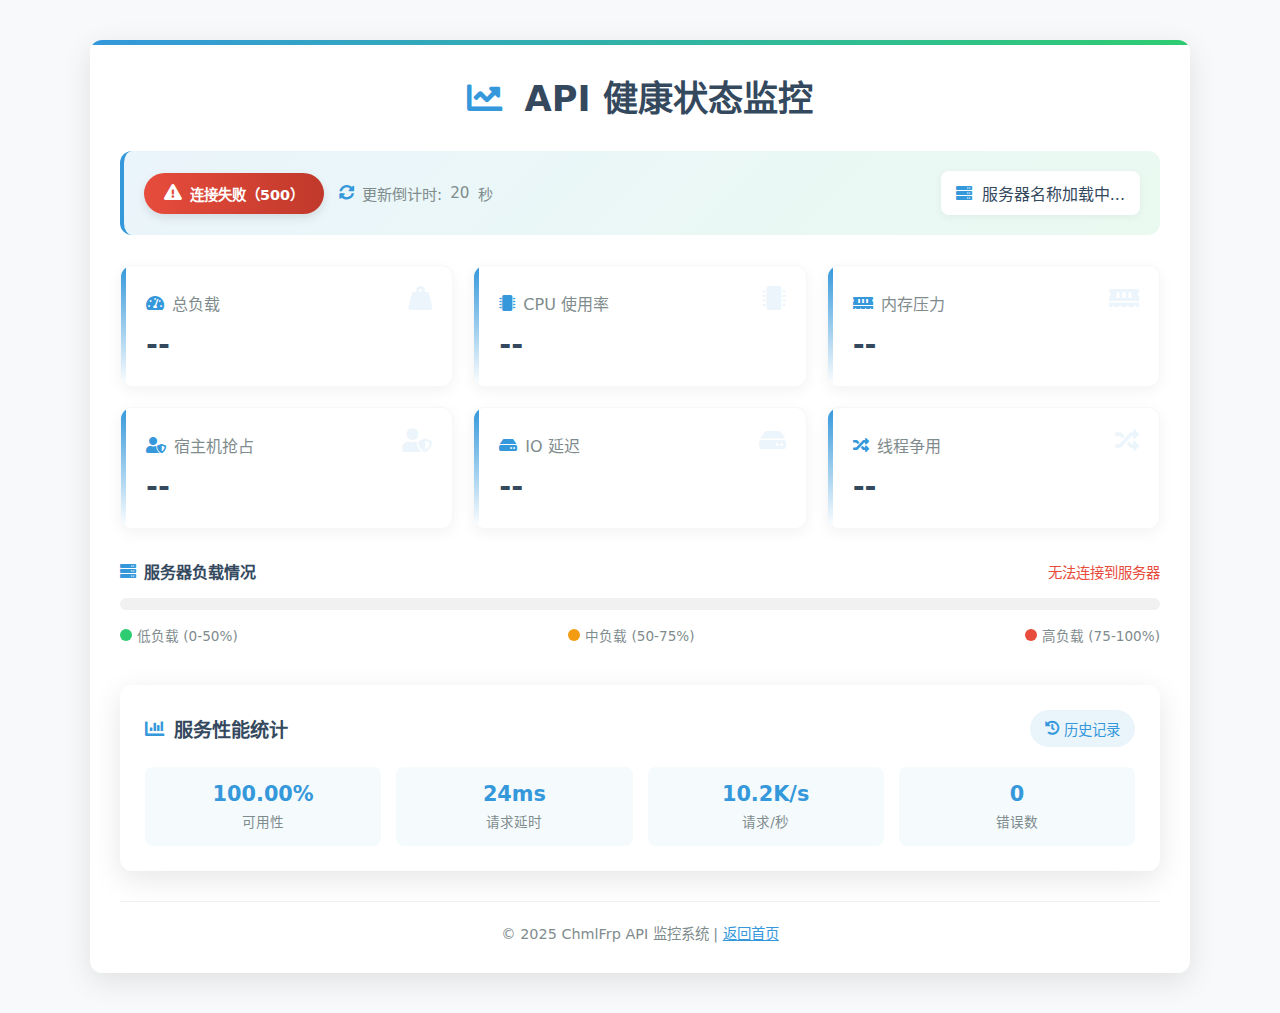
<file: api.html>
<!DOCTYPE html>
<html lang="zh-CN">
<head>
    <meta charset="UTF-8">
    <meta name="viewport" content="width=device-width, initial-scale=1.0">
    <title>API 状态监控看板</title>
    <link rel="stylesheet" href="https://cdnjs.cloudflare.com/ajax/libs/font-awesome/5.15.4/css/all.min.css">
    <style>
        :root {
            --primary-color: #3498db;
            --secondary-color: #2ecc71;
            --warning-color: #f39c12;
            --danger-color: #e74c3c;
            --text-color: #34495e;
            --text-secondary: #7f8c8d;
            --background-color: #f8f9fa;
            --card-color: #ffffff;
            --border-radius: 12px;
            --shadow: 0 8px 30px rgba(0,0,0,0.1);
            --transition: all 0.3s ease;
        }

        * {
            margin: 0;
            padding: 0;
            box-sizing: border-box;
        }

        body {
            font-family: 'Noto Sans SC', system-ui, -apple-system, sans-serif;
            margin: 0;
            padding: 0;
            background: var(--background-color);
            color: var(--text-color);
            min-height: 100vh;
            display: flex;
            justify-content: center;
            align-items: center;
        }

        .container {
            max-width: 1100px;
            width: 90%;
            margin: 40px auto;
            padding: 30px;
            background: var(--card-color);
            border-radius: var(--border-radius);
            box-shadow: var(--shadow);
            transition: var(--transition);
            position: relative;
            overflow: hidden;
        }

        .container::before {
            content: '';
            position: absolute;
            top: 0;
            left: 0;
            width: 100%;
            height: 5px;
            background: linear-gradient(90deg, var(--primary-color), var(--secondary-color));
        }

        .page-title {
            text-align: center;
            margin-bottom: 30px;
            color: var(--text-color);
            font-weight: 700;
            font-size: 2.2em;
            position: relative;
            display: inline-block;
            left: 50%;
            transform: translateX(-50%);
        }

        .page-title i {
            color: var(--primary-color);
            margin-right: 10px;
        }

        .status-header {
            display: flex;
            justify-content: space-between;
            align-items: center;
            margin-bottom: 30px;
            padding: 20px;
            background: linear-gradient(135deg, rgba(52, 152, 219, 0.1), rgba(46, 204, 113, 0.1));
            border-radius: var(--border-radius);
            border-left: 4px solid var(--primary-color);
        }

        .status-indicator {
            display: flex;
            align-items: center;
            gap: 15px;
        }

        .status-badge {
            padding: 10px 20px;
            border-radius: 30px;
            font-weight: 600;
            font-size: 0.9em;
            display: flex;
            align-items: center;
            gap: 8px;
            box-shadow: 0 4px 10px rgba(0,0,0,0.1);
            transition: var(--transition);
        }

        .status-badge i {
            font-size: 1.1em;
        }

        .status-success {
            background: linear-gradient(to right, #27ae60, #2ecc71);
            color: white;
        }

        .status-error {
            background: linear-gradient(to right, #e74c3c, #c0392b);
            color: white;
        }

        .refresh-timer {
            font-size: 0.95em;
            color: var(--text-secondary);
            display: flex;
            align-items: center;
            gap: 8px;
        }

        .refresh-timer i {
            color: var(--primary-color);
        }

        .server-info {
            display: flex;
            align-items: center;
            gap: 10px;
            font-weight: 500;
            padding: 10px 15px;
            background-color: white;
            border-radius: 8px;
            box-shadow: 0 2px 8px rgba(0,0,0,0.05);
        }

        .server-info i {
            color: var(--primary-color);
        }

        .metrics-grid {
            display: grid;
            grid-template-columns: repeat(auto-fit, minmax(250px, 1fr));
            gap: 20px;
            margin: 30px 0;
        }

        .metric-card {
            padding: 25px;
            background: var(--card-color);
            border-radius: var(--border-radius);
            transition: var(--transition);
            box-shadow: 0 4px 15px rgba(0,0,0,0.05);
            border: 1px solid rgba(0,0,0,0.03);
            position: relative;
            overflow: hidden;
        }

        .metric-card::after {
            content: '';
            position: absolute;
            top: 0;
            left: 0;
            width: 5px;
            height: 100%;
            background: linear-gradient(to bottom, var(--primary-color), transparent);
        }

        .metric-card:hover {
            transform: translateY(-5px);
            box-shadow: 0 8px 25px rgba(0,0,0,0.1);
        }

        .metric-icon {
            position: absolute;
            top: 20px;
            right: 20px;
            font-size: 1.5em;
            color: rgba(52, 152, 219, 0.1);
        }

        .metric-label {
            font-size: 1em;
            color: var(--text-secondary);
            margin-bottom: 12px;
            font-weight: 500;
            display: flex;
            align-items: center;
            gap: 8px;
        }

        .metric-label i {
            color: var(--primary-color);
        }

        .metric-value {
            font-size: 1.8em;
            font-weight: 700;
            color: var(--text-color);
            display: flex;
            align-items: center;
        }

        .metric-trend {
            display: inline-block;
            margin-left: 10px;
            font-size: 0.6em;
            padding: 4px 8px;
            border-radius: 20px;
            color: white;
            vertical-align: middle;
        }

        .trend-up {
            background-color: var(--danger-color);
        }

        .trend-down {
            background-color: var(--secondary-color);
        }

        .progress-container {
            margin-top: 30px;
        }

        .progress-header {
            display: flex;
            justify-content: space-between;
            align-items: center;
            margin-bottom: 15px;
        }

        .progress-title {
            font-weight: 600;
            color: var(--text-color);
            display: flex;
            align-items: center;
            gap: 8px;
        }

        .progress-title i {
            color: var(--primary-color);
        }

        .progress-status {
            font-size: 0.9em;
            color: var(--text-secondary);
        }

        .progress-bar-container {
            height: 12px;
            background: #f1f1f1;
            border-radius: 6px;
            overflow: hidden;
            position: relative;
        }

        .progress-bar {
            height: 100%;
            border-radius: 6px;
            transition: width 0.8s ease, background-color 0.3s;
            display: flex;
            align-items: center;
            padding-left: 15px;
            font-size: 0.85em;
            color: white;
            font-weight: 500;
        }

        .progress-text {
            position: absolute;
            right: 10px;
            top: 25px;
            font-size: 0.85em;
            font-weight: 600;
        }

        .progress-low { 
            background: linear-gradient(90deg, #2ecc71, #27ae60); 
        }
        
        .progress-medium { 
            background: linear-gradient(90deg, #f39c12, #e67e22); 
        }
        
        .progress-high { 
            background: linear-gradient(90deg, #e74c3c, #c0392b); 
        }

        .progress-bar-details {
            display: flex;
            justify-content: space-between;
            margin-top: 15px;
            font-size: 0.85em;
            color: var(--text-secondary);
        }

        .detail-item {
            display: flex;
            align-items: center;
            gap: 5px;
        }

        .detail-color {
            width: 12px;
            height: 12px;
            border-radius: 50%;
        }

        .detail-low {
            background: #2ecc71;
        }

        .detail-medium {
            background: #f39c12;
        }

        .detail-high {
            background: #e74c3c;
        }

        .server-stats {
            margin-top: 40px;
            padding: 25px;
            background: white;
            border-radius: var(--border-radius);
            box-shadow: var(--shadow);
        }

        .stats-header {
            margin-bottom: 20px;
            display: flex;
            justify-content: space-between;
            align-items: center;
        }

        .stats-title {
            font-weight: 600;
            font-size: 1.2em;
            color: var(--text-color);
            display: flex;
            align-items: center;
            gap: 10px;
        }

        .stats-title i {
            color: var(--primary-color);
        }

        .history-btn {
            padding: 8px 15px;
            background: rgba(52, 152, 219, 0.1);
            color: var(--primary-color);
            border: none;
            border-radius: 20px;
            cursor: pointer;
            font-size: 0.9em;
            display: flex;
            align-items: center;
            gap: 5px;
            transition: var(--transition);
        }

        .history-btn:hover {
            background: rgba(52, 152, 219, 0.2);
        }

        .stats-grid {
            display: grid;
            grid-template-columns: repeat(auto-fit, minmax(150px, 1fr));
            gap: 15px;
        }

        .stat-item {
            background: rgba(52, 152, 219, 0.05);
            padding: 15px;
            border-radius: 8px;
            text-align: center;
        }

        .stat-value {
            font-weight: 700;
            font-size: 1.3em;
            color: var(--primary-color);
            margin-bottom: 5px;
        }

        .stat-label {
            font-size: 0.85em;
            color: var(--text-secondary);
        }

        .loading {
            position: relative;
            color: transparent !important;
        }

        .loading::after {
            content: "";
            position: absolute;
            width: 18px;
            height: 18px;
            border: 3px solid #ddd;
            border-top-color: var(--primary-color);
            border-radius: 50%;
            animation: spin 0.8s linear infinite;
            right: -25px;
            top: 50%;
            transform: translateY(-50%);
        }

        @keyframes spin {
            to { transform: translateY(-50%) rotate(360deg); }
        }

        .footer {
            text-align: center;
            margin-top: 30px;
            color: var(--text-secondary);
            font-size: 0.9em;
            padding-top: 20px;
            border-top: 1px solid #f1f1f1;
        }

        @media (max-width: 768px) {
            .container {
                padding: 20px;
                margin: 15px;
                width: 95%;
            }
            
            .status-header {
                flex-direction: column;
                gap: 15px;
                align-items: flex-start;
            }
            
            .metrics-grid {
                grid-template-columns: 1fr;
            }
            
            .page-title {
                font-size: 1.8em;
            }
        }
    </style>
</head>
<body>
    <div class="container">
        <h1 class="page-title"><i class="fas fa-chart-line"></i> API 健康状态监控</h1>
        
        <div class="status-header">
            <div class="status-indicator">
                <div id="statusBadge" class="status-badge">
                    <i class="fas fa-circle-notch fa-spin"></i> 加载中...
                </div>
                <div id="refreshTimer" class="refresh-timer">
                    <i class="fas fa-sync-alt"></i> 更新倒计时: <span id="countdown">--</span>秒
                </div>
            </div>
            <div class="server-info">
                <i class="fas fa-server"></i>
                <span id="serverName">服务器名称加载中...</span>
            </div>
        </div>

        <div class="metrics-grid">
            <div class="metric-card">
                <i class="fas fa-weight-hanging metric-icon"></i>
                <div class="metric-label">
                    <i class="fas fa-tachometer-alt"></i> 总负载
                </div>
                <div class="metric-value" id="load">--</div>
            </div>
            <div class="metric-card">
                <i class="fas fa-microchip metric-icon"></i>
                <div class="metric-label">
                    <i class="fas fa-microchip"></i> CPU 使用率
                </div>
                <div class="metric-value" id="cpu">--%</div>
            </div>
            <div class="metric-card">
                <i class="fas fa-memory metric-icon"></i>
                <div class="metric-label">
                    <i class="fas fa-memory"></i> 内存压力
                </div>
                <div class="metric-value" id="memory">--%</div>
            </div>
            <div class="metric-card">
                <i class="fas fa-user-shield metric-icon"></i>
                <div class="metric-label">
                    <i class="fas fa-user-shield"></i> 宿主机抢占
                </div>
                <div class="metric-value" id="steal">--</div>
            </div>
            <div class="metric-card">
                <i class="fas fa-hdd metric-icon"></i>
                <div class="metric-label">
                    <i class="fas fa-hdd"></i> IO 延迟
                </div>
                <div class="metric-value" id="ioLatency">--ms</div>
            </div>
            <div class="metric-card">
                <i class="fas fa-random metric-icon"></i>
                <div class="metric-label">
                    <i class="fas fa-random"></i> 线程争用
                </div>
                <div class="metric-value" id="threadContention">--%</div>
            </div>
        </div>

        <div class="progress-container">
            <div class="progress-header">
                <div class="progress-title">
                    <i class="fas fa-server"></i> 服务器负载情况
                </div>
                <div class="progress-status" id="loadStatus">--</div>
            </div>
            <div class="progress-bar-container">
                <div id="loadProgress" class="progress-bar"></div>
                <div id="loadText" class="progress-text">--</div>
            </div>
            <div class="progress-bar-details">
                <div class="detail-item">
                    <div class="detail-color detail-low"></div>
                    <span>低负载 (0-50%)</span>
                </div>
                <div class="detail-item">
                    <div class="detail-color detail-medium"></div>
                    <span>中负载 (50-75%)</span>
                </div>
                <div class="detail-item">
                    <div class="detail-color detail-high"></div>
                    <span>高负载 (75-100%)</span>
                </div>
            </div>
        </div>
        
        <div class="server-stats">
            <div class="stats-header">
                <div class="stats-title">
                    <i class="fas fa-chart-bar"></i> 服务性能统计
                </div>
                <button class="history-btn">
                    <i class="fas fa-history"></i> 历史记录
                </button>
            </div>
            <div class="stats-grid">
                <div class="stat-item">
                    <div class="stat-value">100.00%</div>
                    <div class="stat-label">可用性</div>
                </div>
                <div class="stat-item">
                    <div class="stat-value">24ms</div>
                    <div class="stat-label">请求延时</div>
                </div>
                <div class="stat-item">
                    <div class="stat-value">10.2K/s</div>
                    <div class="stat-label">请求/秒</div>
                </div>
                <div class="stat-item">
                    <div class="stat-value">0</div>
                    <div class="stat-label">错误数</div>
                </div>
            </div>
        </div>
        
        <div class="footer">
            <p>© 2025 ChmlFrp API 监控系统 | <a href="index.html" style="color: var(--primary-color);">返回首页</a></p>
        </div>
    </div>

    <script>
        let refreshInterval = 20; // 刷新间隔（秒）
        let countdown = refreshInterval;
        let timerId;

        function updateTimerDisplay() {
            document.getElementById('countdown').textContent = countdown;
        }

        function startCountdown() {
            clearInterval(timerId);
            countdown = refreshInterval;
            updateTimerDisplay();
            timerId = setInterval(() => {
                countdown--;
                updateTimerDisplay();
                if(countdown <= 0) {
                    clearInterval(timerId);
                }
            }, 1000);
        }

        // 更新负载状态文本
        function updateLoadStatus(loadValue) {
            const statusEl = document.getElementById('loadStatus');
            if (loadValue <= 50) {
                statusEl.textContent = '正常运行中，系统负载较低';
                statusEl.style.color = '#2ecc71';
            } else if (loadValue <= 75) {
                statusEl.textContent = '系统负载适中，性能良好';
                statusEl.style.color = '#f39c12';
            } else {
                statusEl.textContent = '系统负载较高，可能影响性能';
                statusEl.style.color = '#e74c3c';
            }
        }

        async function fetchApiStatus() {
            try {
                document.getElementById('statusBadge').className = 'status-badge loading';
                
                const response = await fetch('https://cf-v2.uapis.cn/api/server-status');
                const data = await response.json();
                
                // 获取ping数据
                let pingTime = 24; // 默认值
                try {
                    const pingStart = performance.now();
                    await fetch('https://cf-v2.uapis.cn/ping', { method: 'GET', cache: 'no-store' });
                    const pingEnd = performance.now();
                    pingTime = Math.round((pingEnd - pingStart) / 8);
                } catch (pingError) {
                    console.error('Ping测试失败:', pingError);
                }
                
                // 更新ping响应时间显示
                document.querySelector('.stats-grid .stat-item:nth-child(2) .stat-value').textContent = `${pingTime}ms`;
                
                // 更新状态指示
                const statusBadge = document.getElementById('statusBadge');
                statusBadge.className = 'status-badge status-success';
                statusBadge.innerHTML = '<i class="fas fa-check-circle"></i> 在线（200 OK）';

                // 更新服务器信息
                document.getElementById('serverName').textContent = data.serverName;

                // 更新指标数据 - 修改总负载显示，乘以10
                const metrics = [
                    { id: 'load', value: `${(data.load * 10).toFixed(2)}%`, trend: (data.load * 10) > 50 ? 'up' : 'down' },
                    { id: 'cpu', value: `${data.metrics.cpu.toFixed(2)}%`, trend: data.metrics.cpu > 70 ? 'up' : 'down' },
                    { id: 'memory', value: `${data.metrics.memory.toFixed(2)}%`, trend: data.metrics.memory > 80 ? 'up' : 'down' },
                    { id: 'steal', value: data.metrics.steal.toFixed(2), trend: data.metrics.steal > 5 ? 'up' : 'down' },
                    { id: 'ioLatency', value: `${data.metrics.ioLatency.toFixed(2)}ms`, trend: data.metrics.ioLatency > 50 ? 'up' : 'down' },
                    { id: 'threadContention', value: `${(data.metrics.threadContention * 100).toFixed(2)}%`, trend: (data.metrics.threadContention * 100) > 50 ? 'up' : 'down' }
                ];

                metrics.forEach(metric => {
                    const element = document.getElementById(metric.id);
                    element.textContent = metric.value;
                    
                    // 添加趋势指示器
                    const trendSpan = document.createElement('span');
                    trendSpan.className = `metric-trend trend-${metric.trend}`;
                    trendSpan.innerHTML = metric.trend === 'up' ? 
                        '<i class="fas fa-arrow-up"></i>' : 
                        '<i class="fas fa-arrow-down"></i>';
                    
                    // 只有在值不是默认值时才添加趋势
                    if (!metric.value.includes('--')) {
                        element.appendChild(trendSpan);
                    }
                });

                // 更新进度条 - 修改服务器负载情况显示，乘以10
                const loadValue = parseFloat(data.load) * 10;
                const progressBar = document.getElementById('loadProgress');
                const loadText = document.getElementById('loadText');
                
                progressBar.style.width = `${loadValue}%`;
                loadText.textContent = `${loadValue.toFixed(2)}%`;
                
                // 更新负载状态文本
                updateLoadStatus(loadValue);

                progressBar.className = 'progress-bar ' + (
                    loadValue <= 50 ? 'progress-low' :
                    loadValue <= 75 ? 'progress-medium' : 'progress-high'
                );

            } catch (error) {
                const statusBadge = document.getElementById('statusBadge');
                statusBadge.className = 'status-badge status-error';
                statusBadge.innerHTML = '<i class="fas fa-exclamation-triangle"></i> 连接失败（500）';
                
                document.querySelectorAll('.metric-value').forEach(el => {
                    el.textContent = '--';
                });

                const progressBar = document.getElementById('loadProgress');
                progressBar.style.width = '0%';
                
                const loadText = document.getElementById('loadText');
                loadText.textContent = '获取失败';
                
                document.getElementById('loadStatus').textContent = '无法连接到服务器';
                document.getElementById('loadStatus').style.color = '#e74c3c';
            } finally {
                startCountdown();
            }
        }

        // 历史记录按钮事件
        document.querySelector('.history-btn').addEventListener('click', function() {
            alert('历史记录功能正在开发中...');
        });

        // 初始化
        document.addEventListener('DOMContentLoaded', function() {
            setInterval(fetchApiStatus, refreshInterval * 1000);
            fetchApiStatus();
        });
    </script>
</body>
</html>
</file>
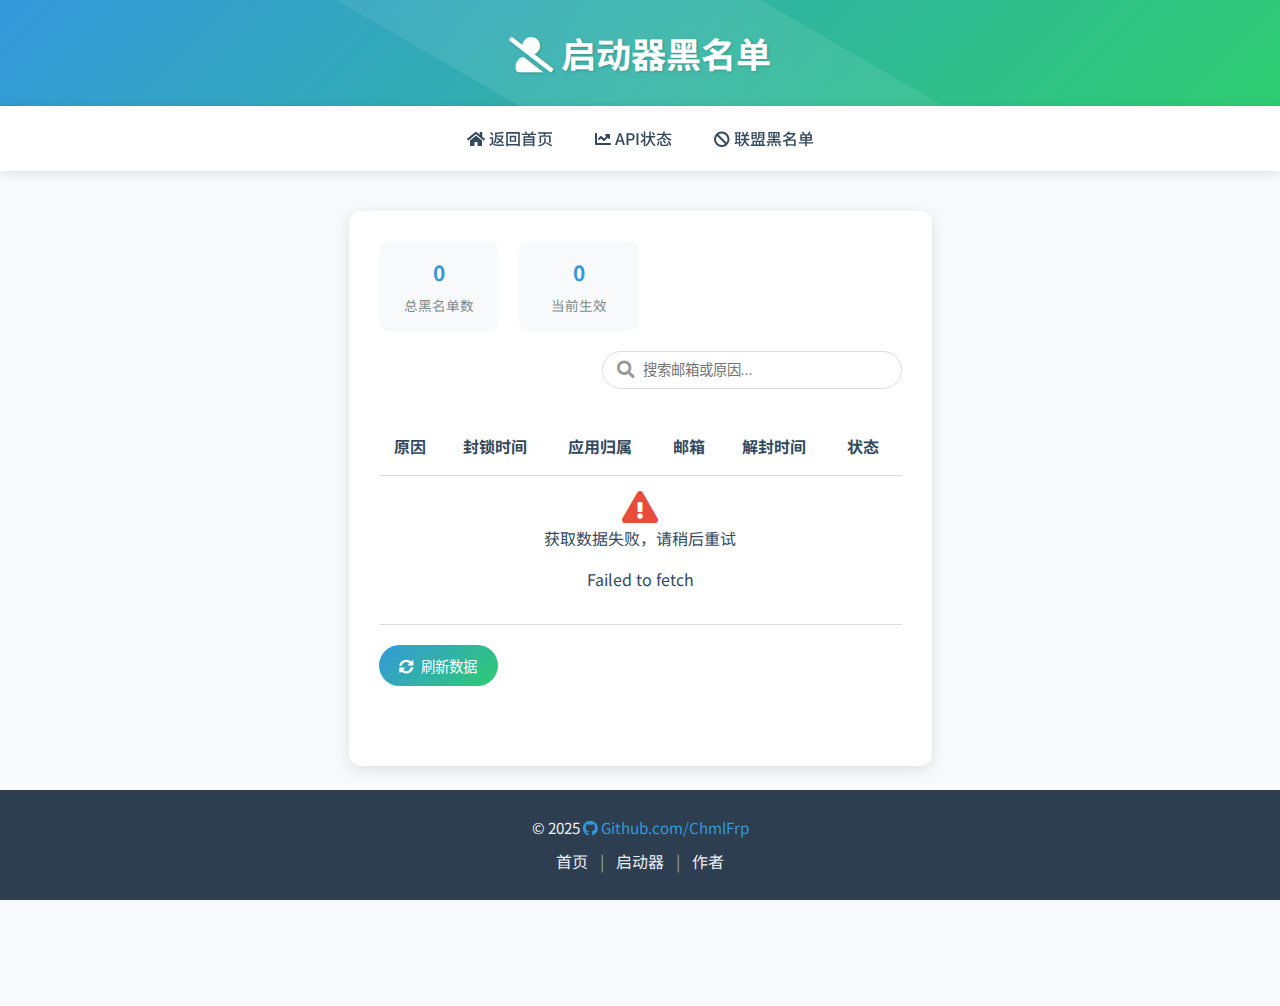
<file: blacklist-l.html>
<!DOCTYPE html>
<html lang="zh-CN">
<head>
    <meta charset="UTF-8">
    <meta name="viewport" content="width=device-width, initial-scale=1.0">
    <title>启动器黑名单</title>
    <link rel="stylesheet" href="styles.css">
    <link rel="icon" href="https://chmlfrp.cn/favicon.ico" type="image/x-icon">
    <link rel="stylesheet" href="https://cdnjs.cloudflare.com/ajax/libs/font-awesome/5.15.4/css/all.min.css">
    <style>
        .blacklist-container {
            background: white;
            border-radius: var(--border-radius);
            box-shadow: var(--shadow);
            padding: 30px;
            margin-bottom: 120px;
            width: 100%; /* 确保容器占满父元素宽度 */
            overflow: hidden; /* 防止内容溢出 */
            box-sizing: border-box; /* 盒模型设置，确保padding计入宽度 */
        }
        
        .blacklist-header {
            display: flex;
            justify-content: space-between;
            align-items: center;
            margin-bottom: 30px;
            flex-wrap: wrap;
            gap: 20px;
            width: 100%; /* 确保头部占满容器宽度 */
        }
        
        .blacklist-stats {
            display: flex;
            gap: 20px;
            flex-wrap: wrap; /* 允许在小屏幕上换行 */
        }
        
        .stat-card {
            background-color: var(--background-color);
            padding: 15px 20px;
            border-radius: 10px;
            min-width: 120px;
            text-align: center;
            flex-grow: 1; /* 允许卡片在空间足够时扩展 */
            max-width: 180px; /* 限制最大宽度 */
        }
        
        .search-box {
            position: relative;
            width: 100%; /* 修改为100%宽度 */
            max-width: 300px;
            margin-left: auto; /* 在大屏幕上靠右对齐 */
        }
        
        .search-box input {
            width: 100%;
            padding: 10px 15px 10px 40px;
            border: 1px solid #ddd;
            border-radius: 30px;
            outline: none;
            font-size: 0.9rem;
            transition: var(--transition);
            box-sizing: border-box; /* 确保padding计入宽度 */
        }
        
        .search-box i {
            position: absolute;
            left: 15px;
            top: 50%;
            transform: translateY(-50%);
            color: #999;
            pointer-events: none; /* 确保图标不影响输入 */
        }
        
        .blacklist-table {
            width: 100%;
            border-collapse: collapse;
            margin-top: 20px;
            overflow-x: auto; /* 允许表格在小屏幕上滚动 */
            display: block; /* 在小屏幕上允许水平滚动 */
        }
        
        @media (min-width: 769px) {
            .blacklist-table {
                display: table; /* 在大屏幕上正常显示 */
            }
        }
        
        /* 确保表格内容不溢出 */
        .blacklist-table thead,
        .blacklist-table tbody,
        .blacklist-table tr {
            width: 100%;
        }
        
        .blacklist-table th,
        .blacklist-table td {
            padding: 15px;
            text-align: left;
            border-bottom: 1px solid #ddd;
            white-space: normal; /* 允许文本换行 */
            word-break: break-word; /* 在长单词处断行 */
        }
        
        /* 添加刷新按钮样式 */
        .refresh-button {
            background: linear-gradient(135deg, var(--primary-color), var(--secondary-color));
            color: white;
            border: none;
            border-radius: 30px;
            padding: 10px 20px;
            margin: 20px 0;
            cursor: pointer;
            font-weight: 500;
            transition: var(--transition);
            display: inline-block;
            font-size: 0.9rem;
        }
        
        .refresh-button:hover {
            transform: translateY(-3px);
            box-shadow: 0 5px 15px rgba(0, 0, 0, 0.2);
        }
        
        .refresh-button i {
            margin-right: 5px;
        }
        
        /* 额外的响应式调整 */
        @media (max-width: 768px) {
            .blacklist-header {
                flex-direction: column;
                align-items: flex-start;
            }
            
            .blacklist-stats {
                width: 100%;
                justify-content: space-between;
            }
            
            .search-box {
                max-width: 100%; /* 在小屏幕上占满宽度 */
                margin-left: 0; /* 在小屏幕上取消右对齐 */
            }
            
            .stat-card {
                min-width: 0; /* 在小屏幕上允许更窄 */
                flex-basis: calc(50% - 10px); /* 在平板上两列显示 */
                max-width: none; /* 移除最大宽度限制 */
            }
        }
        
        @media (max-width: 480px) {
            .stat-card {
                flex-basis: 100%; /* 在手机上单列显示 */
            }
            
            .blacklist-container {
                padding: 20px 15px; /* 减少内边距 */
            }
        }
    </style>
</head>
<body>
    <header>
        <h1><i class="fas fa-user-slash"></i> 启动器黑名单</h1>
    </header>
    <nav>
        <ul>
            <li><a href="index.html"><i class="fas fa-home"></i> 返回首页</a></li>
            <li><a href="api.html" target="_blank"><i class="fas fa-chart-line"></i> API状态</a></li>
            <li><a href="blacklist.html" target="_blank"><i class="fas fa-ban"></i> 联盟黑名单</a></li>
        </ul>
    </nav>
    <main>
        <div class="blacklist-container">
            <div class="blacklist-header">
                <div class="blacklist-stats">
                    <div class="stat-card">
                        <div class="stat-value" id="totalCount">0</div>
                        <div class="stat-label">总黑名单数</div>
                    </div>
                    <div class="stat-card">
                        <div class="stat-value" id="activeCount">0</div>
                        <div class="stat-label">当前生效</div>
                    </div>
                </div>
                <div class="search-box">
                    <i class="fas fa-search"></i>
                    <input type="text" id="searchInput" placeholder="搜索邮箱或原因..." />
                </div>
            </div>
            
            <table class="blacklist-table">
                <thead>
                    <tr>
                        <th>原因</th>
                        <th>封锁时间</th>
                        <th>应用归属</th>
                        <th>邮箱</th>
                        <th>解封时间</th>
                        <th>状态</th>
                    </tr>
                </thead>
                <tbody id="blacklistTableBody">
                    <!-- 数据将通过JavaScript填充 -->
                </tbody>
            </table>
            
            <div class="empty-state" id="emptyState" style="display: none;">
                <div class="empty-icon">
                    <i class="fas fa-inbox"></i>
                </div>
                <h3>没有找到相关记录</h3>
                <p>尝试使用不同的搜索条件，或者清除搜索</p>
            </div>
            
            <!-- 刷新按钮 -->
            <button id="refreshButton" class="refresh-button">
                <i class="fas fa-sync-alt"></i> 刷新数据
            </button>
            
            <!-- 分页控件 -->
            <div class="pagination" id="pagination">
                <!-- 分页将通过JavaScript填充 -->
            </div>
        </div>
    </main>
    <footer>
        <div class="footer-content">
            <p>© 2025 <a href="https://github.com/ChmlFrp" target="_blank"><i class="fab fa-github"></i> Github.com/ChmlFrp</a></p>
            <div class="footer-nav">
                <a href="index.html">首页</a> | 
                <a href="launchers.html">启动器</a> | 
                <a href="users.html">作者</a>
            </div>
        </div>
    </footer>

    <script>
        document.addEventListener('DOMContentLoaded', function() {
            // 配置
            const pageSize = 10; // 每页显示记录数
            let currentPage = 1;
            let filteredData = [];
            
            // 获取黑名单数据的URL
            const url = "https://raw.githubusercontent.com/ChmlFrp/_chmlfrp.com_/refs/heads/main/blacklist.api.json";
            
            // 获取DOM元素
            const tableBody = document.getElementById('blacklistTableBody');
            const totalCountEl = document.getElementById('totalCount');
            const activeCountEl = document.getElementById('activeCount');
            const searchInput = document.getElementById('searchInput');
            const emptyState = document.getElementById('emptyState');
            const pagination = document.getElementById('pagination');
            const refreshButton = document.getElementById('refreshButton');
            
            // 加载数据
            async function loadData() {
                try {
                    // 显示加载状态
                    tableBody.innerHTML = `
                        <tr>
                            <td colspan="6" style="text-align: center;">
                                <div class="loader"></div>
                                <p>加载数据中...</p>
                            </td>
                        </tr>
                    `;
                    
                    const response = await fetch(url);
                    const data = await response.json();
                    const list = data.data.list;
                    
                    // 更新统计数据
                    totalCountEl.textContent = list.length;
                    
                    // 计算当前生效的黑名单数量
                    const now = new Date();
                    const activeItems = list.filter(item => {
                        const unblockTime = new Date(item["Unblocking-time"]);
                        return unblockTime > now;
                    });
                    activeCountEl.textContent = activeItems.length;
                    
                    // 初始化过滤后的数据
                    filteredData = list;
                    
                    // 显示数据
                    renderTable();
                    
                    // 搜索功能
                    searchInput.addEventListener('input', function() {
                        const searchTerm = this.value.toLowerCase();
                        if (searchTerm === '') {
                            filteredData = list;
                        } else {
                            filteredData = list.filter(item => 
                                item.email.toLowerCase().includes(searchTerm) || 
                                item.reason.toLowerCase().includes(searchTerm) ||
                                item["app-belongs"].toLowerCase().includes(searchTerm)
                            );
                        }
                        currentPage = 1;
                        renderTable();
                    });
                    
                    // 刷新按钮
                    refreshButton.addEventListener('click', loadData);
                    
                } catch (error) {
                    console.error("获取数据时出错:", error);
                    tableBody.innerHTML = `
                        <tr>
                            <td colspan="6" style="text-align: center;">
                                <i class="fas fa-exclamation-triangle" style="color: #e74c3c; font-size: 2rem;"></i>
                                <p>获取数据失败，请稍后重试</p>
                                <p class="error-details">${error.message}</p>
                            </td>
                        </tr>
                    `;
                }
            }
            
            // 渲染表格
            function renderTable() {
                // 如果没有数据或过滤后没有结果
                if (filteredData.length === 0) {
                    tableBody.innerHTML = '';
                    emptyState.style.display = 'block';
                    pagination.innerHTML = '';
                    return;
                }
                
                emptyState.style.display = 'none';
                
                // 计算分页
                const totalPages = Math.ceil(filteredData.length / pageSize);
                const startIndex = (currentPage - 1) * pageSize;
                const pageData = filteredData.slice(startIndex, startIndex + pageSize);
                
                // 渲染表格数据
                tableBody.innerHTML = '';
                
                pageData.forEach(item => {
                    // 检查黑名单是否生效
                    const now = new Date();
                    const unblockTime = new Date(item["Unblocking-time"]);
                    const isActive = unblockTime > now;
                    
                    // 格式化日期
                    const formatDate = (dateString) => {
                        try {
                            const date = new Date(dateString);
                            return isNaN(date.getTime()) ? "无效日期" : 
                                date.toLocaleString('zh-CN', {
                                    year: 'numeric',
                                    month: '2-digit',
                                    day: '2-digit',
                                    hour: '2-digit',
                                    minute: '2-digit'
                                });
                        } catch (e) {
                            return "日期解析错误";
                        }
                    };
                    
                    // 应用徽章颜色
                    let appBadgeClass = 'app-cpl';
                    switch(item["app-belongs"]) {
                        case 'CPL':
                            appBadgeClass = 'app-cpl';
                            break;
                        case 'CUL':
                            appBadgeClass = 'app-cul';
                            break;
                        case 'XCL':
                            appBadgeClass = 'app-xcl';
                            break;
                    }
                    
                    const row = document.createElement('tr');
                    row.innerHTML = `
                        <td class="reason-cell">${item.reason}</td>
                        <td class="time-cell">${formatDate(item["Blockade-time"])}</td>
                        <td>
                            <span class="app-badge ${appBadgeClass}">${item["app-belongs"]}</span>
                        </td>
                        <td>${item.email}</td>
                        <td class="time-cell">${formatDate(item["Unblocking-time"])}</td>
                        <td>
                            <span class="status-badge ${isActive ? 'status-active' : 'status-expired'}">
                                ${isActive ? '生效中' : '已过期'}
                            </span>
                        </td>
                    `;
                    tableBody.appendChild(row);
                });
                
                // 渲染分页
                renderPagination(totalPages);
            }
            
            // 渲染分页控件
            function renderPagination(totalPages) {
                pagination.innerHTML = '';
                
                if (totalPages <= 1) {
                    return;
                }
                
                // 上一页按钮
                const prevBtn = document.createElement('button');
                prevBtn.className = 'pagination-btn';
                prevBtn.innerHTML = '<i class="fas fa-chevron-left"></i>';
                prevBtn.disabled = currentPage === 1;
                prevBtn.addEventListener('click', () => {
                    if (currentPage > 1) {
                        currentPage--;
                        renderTable();
                    }
                });
                pagination.appendChild(prevBtn);
                
                // 页码按钮
                const maxPageButtons = 5;
                let startPage = Math.max(1, currentPage - Math.floor(maxPageButtons / 2));
                let endPage = Math.min(totalPages, startPage + maxPageButtons - 1);
                
                if (endPage - startPage + 1 < maxPageButtons) {
                    startPage = Math.max(1, endPage - maxPageButtons + 1);
                }
                
                for (let i = startPage; i <= endPage; i++) {
                    const pageBtn = document.createElement('button');
                    pageBtn.className = `pagination-btn ${i === currentPage ? 'active' : ''}`;
                    pageBtn.textContent = i;
                    pageBtn.addEventListener('click', () => {
                        currentPage = i;
                        renderTable();
                    });
                    pagination.appendChild(pageBtn);
                }
                
                // 下一页按钮
                const nextBtn = document.createElement('button');
                nextBtn.className = 'pagination-btn';
                nextBtn.innerHTML = '<i class="fas fa-chevron-right"></i>';
                nextBtn.disabled = currentPage === totalPages;
                nextBtn.addEventListener('click', () => {
                    if (currentPage < totalPages) {
                        currentPage++;
                        renderTable();
                    }
                });
                pagination.appendChild(nextBtn);
            }
            
            // 初始加载
            loadData();
        });
    </script>
</body>
</html>
</file>
<file: styles.css>
/* 
==============================================
  ChmlFrp Website - Optimized CSS
  Author: Claude
  Date: April 6, 2025
==============================================
*/

/* ===== BASE STYLES & VARIABLES ===== */
@import url('https://fonts.googleapis.com/css2?family=Noto+Sans+SC:wght@400;500;700&display=swap');

:root {
    /* Color palette */
    --primary-color: #3498db;
    --secondary-color: #2ecc71;
    --accent-color: #9b59b6;
    --success-color: #27ae60;
    --warning-color: #f39c12;
    --danger-color: #e74c3c;
    
    /* Text colors */
    --text-color: #34495e;
    --text-secondary: #7f8c8d;
    
    /* Background colors */
    --background-color: #f8f9fa;
    --card-color: #ffffff;
    
    /* Gradients */
    --header-background: linear-gradient(135deg, var(--primary-color), var(--secondary-color));
    
    /* Effects */
    --border-radius: 12px;
    --shadow: 0 4px 15px rgba(0, 0, 0, 0.1);
    --shadow-strong: 0 8px 30px rgba(0, 0, 0, 0.15);
    --transition: all 0.3s ease;
}

/* ===== GLOBAL RESET ===== */
* {
    margin: 0;
    padding: 0;
    box-sizing: border-box;
}

body {
    font-family: 'Noto Sans SC', system-ui, -apple-system, sans-serif;
    background-color: var(--background-color);
    color: var(--text-color);
    line-height: 1.6;
    overflow-x: hidden;
    min-height: 100vh;
    display: flex;
    flex-direction: column;
}

/* ===== SCROLLBAR STYLING ===== */
::-webkit-scrollbar {
    width: 8px;
    height: 8px;
}

::-webkit-scrollbar-track {
    background: #f1f1f1;
    border-radius: 10px;
}

::-webkit-scrollbar-thumb {
    background: #c1c1c1;
    border-radius: 10px;
}

::-webkit-scrollbar-thumb:hover {
    background: #a8a8a8;
}

/* ===== TYPOGRAPHY ===== */
h1, h2, h3, h4, h5, h6 {
    color: var(--text-color);
    font-weight: 700;
    line-height: 1.3;
}

p {
    margin-bottom: 1rem;
}

a {
    color: var(--primary-color);
    text-decoration: none;
    transition: var(--transition);
}

a:hover {
    color: var(--secondary-color);
}

/* ===== LAYOUT COMPONENTS ===== */

/* Header */
header {
    background: var(--header-background);
    color: white;
    padding: 30px 0;
    text-align: center;
    box-shadow: var(--shadow);
    position: relative;
    overflow: hidden;
}

header h1 {
    margin: 0;
    font-size: 2.2rem;
    position: relative;
    z-index: 2;
    text-shadow: 1px 1px 3px rgba(0,0,0,0.2);
    color: white;
}

header::before {
    content: '';
    position: absolute;
    top: -50%;
    left: -50%;
    width: 200%;
    height: 200%;
    background: radial-gradient(circle, rgba(255,255,255,0.1) 0%, rgba(255,255,255,0) 70%);
    transform: rotate(30deg);
    z-index: 1;
}

/* Navigation */
nav {
    background-color: rgba(255, 255, 255, 0.95);
    padding: 12px 0;
    box-shadow: 0 2px 10px rgba(0, 0, 0, 0.1);
    position: sticky;
    top: 0;
    z-index: 100;
    transition: var(--transition);
}

nav ul {
    list-style-type: none;
    padding: 0;
    display: flex;
    justify-content: center;
    margin: 0;
    flex-wrap: wrap;
}

nav ul li {
    margin: 0 5px;
}

nav ul li a {
    color: var(--text-color);
    text-decoration: none;
    padding: 8px 16px;
    border-radius: 30px;
    transition: var(--transition);
    display: block;
    font-weight: 500;
}

nav ul li a:hover {
    background-color: var(--primary-color);
    color: white;
    transform: translateY(-2px);
    box-shadow: 0 4px 8px rgba(0, 0, 0, 0.15);
}

/* Main Content */
main {
    padding: 40px 5%;
    max-width: 1200px;
    margin: 0 auto;
    flex: 1;
    padding-bottom: 120px; /* Padding for footer */
}

/* Section Styling */
section {
    margin-bottom: 40px;
    animation: fadeIn 0.8s ease-out;
}

@keyframes fadeIn {
    from { opacity: 0; transform: translateY(20px); }
    to { opacity: 1; transform: translateY(0); }
}

section h2 {
    color: var(--primary-color);
    font-weight: 700;
    margin-bottom: 25px;
    position: relative;
    display: inline-block;
}

section h2::after {
    content: '';
    position: absolute;
    bottom: -8px;
    left: 0;
    width: 100%;
    height: 3px;
    background: linear-gradient(to right, var(--primary-color), var(--secondary-color));
    border-radius: 3px;
}

section h3 {
    color: var(--text-color);
    font-weight: 600;
    margin-bottom: 15px;
}

/* Footer */
footer {
    background-color: #2c3e50;
    color: #ecf0f1;
    text-align: center;
    padding: 25px 0;
    position: fixed;
    width: 100%;
    bottom: 0;
    z-index: 99;
}

footer .footer-content {
    width: 90%;
    max-width: 1200px;
    margin: 0 auto;
}

footer p {
    margin: 0;
    font-size: 0.95rem;
    color: #ecf0f1;
}

footer a {
    color: #3498db;
    text-decoration: none;
    transition: color 0.3s ease;
}

footer a:hover {
    color: #2ecc71;
    text-decoration: underline;
}

.footer-nav {
    margin-top: 10px;
    color: #95a5a6; /* Separator color */
}

.footer-nav a {
    color: #ecf0f1;
    margin: 0 8px;
}

.footer-nav a:hover {
    color: #3498db;
}

/* ===== COMMON COMPONENTS ===== */

/* Card Styles */
.card {
    background-color: var(--card-color);
    border-radius: var(--border-radius);
    box-shadow: var(--shadow);
    transition: var(--transition);
    overflow: hidden;
}

.card:hover {
    transform: translateY(-10px);
    box-shadow: var(--shadow-strong);
}

/* Buttons */
.btn {
    padding: 10px 20px;
    border-radius: 30px;
    transition: var(--transition);
    cursor: pointer;
    font-weight: 500;
    display: inline-block;
    text-align: center;
    border: none;
}

.btn-primary {
    background: linear-gradient(135deg, var(--primary-color), var(--secondary-color));
    color: white;
}

.btn-primary:hover {
    transform: translateY(-3px);
    box-shadow: 0 5px 15px rgba(0, 0, 0, 0.2);
}

.btn-secondary {
    background-color: #f1f1f1;
    color: var(--text-color);
}

.btn-secondary:hover {
    background-color: var(--primary-color);
    color: white;
}

.download-btn {
    background: linear-gradient(135deg, var(--primary-color), var(--secondary-color));
    color: white;
    border: none;
    border-radius: 30px;
    padding: 10px 25px;
    margin: 15px auto;
    cursor: pointer;
    font-weight: 500;
    transition: var(--transition);
    display: inline-block;
    text-transform: uppercase;
    letter-spacing: 1px;
    font-size: 0.9rem;
}

.download-btn:hover {
    transform: translateY(-3px);
    box-shadow: 0 5px 15px rgba(0, 0, 0, 0.2);
}

/* Tags and Badges */
.badge {
    padding: 3px 10px;
    border-radius: 15px;
    font-size: 0.75rem;
    font-weight: 500;
    display: inline-block;
}

.badge-primary {
    background-color: rgba(52, 152, 219, 0.1);
    color: var(--primary-color);
}

.badge-success {
    background: linear-gradient(135deg, #27ae60, #2ecc71);
    color: white;
}

.badge-warning {
    background: linear-gradient(135deg, #f39c12, #e67e22);
    color: white;
}

.badge-danger {
    background: linear-gradient(135deg, #e74c3c, #c0392b);
    color: white;
}

/* Search Box */
.search-box {
    position: relative;
    max-width: 350px;
    width: 100%;
}

.search-box input {
    width: 100%;
    padding: 12px 15px 12px 45px;
    border: 1px solid #ddd;
    border-radius: 30px;
    outline: none;
    font-size: 0.95rem;
    transition: var(--transition);
}

.search-box input:focus {
    border-color: var(--primary-color);
    box-shadow: 0 0 0 3px rgba(52, 152, 219, 0.2);
}

.search-box i {
    position: absolute;
    left: 18px;
    top: 50%;
    transform: translateY(-50%);
    color: #999;
    font-size: 1.1rem;
}

/* Tables */
.table {
    width: 100%;
    border-collapse: separate;
    border-spacing: 0;
    margin-top: 20px;
    overflow: hidden;
}

.table th {
    background-color: var(--primary-color);
    color: white;
    padding: 15px;
    text-transform: uppercase;
    letter-spacing: 1px;
    font-size: 0.9rem;
    font-weight: 500;
}

.table th:first-child {
    border-top-left-radius: 12px;
}

.table th:last-child {
    border-top-right-radius: 12px;
}

.table td {
    padding: 15px;
    background-color: white;
    border-bottom: 1px solid #eee;
    transition: var(--transition);
}

.table tr:last-child td:first-child {
    border-bottom-left-radius: 12px;
}

.table tr:last-child td:last-child {
    border-bottom-right-radius: 12px;
}

.table tr:hover td {
    background-color: #f8f9fa;
}

/* Modal */
.modal {
    display: none;
    position: fixed;
    z-index: 1000;
    left: 0;
    top: 0;
    width: 100%;
    height: 100%;
    overflow: auto;
    background-color: rgba(0, 0, 0, 0.5);
    backdrop-filter: blur(5px);
    animation: fadeIn 0.3s ease;
}

.modal-content {
    background-color: var(--card-color);
    margin: 5% auto;
    padding: 25px;
    border-radius: var(--border-radius);
    box-shadow: 0 5px 25px rgba(0, 0, 0, 0.2);
    width: 80%;
    max-width: 800px;
    max-height: 80vh;
    overflow-y: auto;
    animation: slideIn 0.4s ease;
}

@keyframes slideIn {
    from { transform: translateY(-50px); opacity: 0; }
    to { transform: translateY(0); opacity: 1; }
}

.close {
    color: var(--text-secondary);
    float: right;
    font-size: 28px;
    font-weight: bold;
    transition: var(--transition);
}

.close:hover,
.close:focus {
    color: var(--primary-color);
    text-decoration: none;
    cursor: pointer;
}

/* Loader */
.loader {
    border: 3px solid #f3f3f3;
    border-radius: 50%;
    width: 40px;
    height: 40px;
    margin: 30px auto;
    animation: spin 1s linear infinite;
    border-top: 3px solid var(--primary-color);
    border-right: 3px solid var(--secondary-color);
    border-bottom: 3px solid var(--accent-color);
}

@keyframes spin {
    0% { transform: rotate(0deg); }
    100% { transform: rotate(360deg); }
}

/* Pagination */
.pagination {
    display: flex;
    justify-content: center;
    margin-top: 30px;
    gap: 8px;
}

.pagination-btn {
    width: 40px;
    height: 40px;
    display: flex;
    align-items: center;
    justify-content: center;
    border-radius: 50%;
    border: 1px solid #ddd;
    background-color: white;
    color: var(--text-color);
    cursor: pointer;
    transition: var(--transition);
    font-size: 0.9rem;
}

.pagination-btn:hover, 
.pagination-btn.active {
    background-color: var(--primary-color);
    color: white;
    border-color: var(--primary-color);
}

/* ===== PAGE SPECIFIC STYLES ===== */

/* Home Page */
.intro {
    margin-bottom: 40px;
}

.intro-content {
    display: flex;
    align-items: center;
    gap: 30px;
    flex-wrap: wrap;
}

.intro-image {
    flex: 0 0 100px;
}

.intro-text {
    flex: 1;
    min-width: 300px;
}

.intro-features {
    display: flex;
    gap: 20px;
    margin-top: 20px;
    flex-wrap: wrap;
}

.feature {
    display: flex;
    align-items: center;
    gap: 8px;
}

.feature i {
    color: var(--primary-color);
}

.links ul,
.friend-links ul {
    list-style-type: none;
    padding: 0;
}

.links ul li {
    margin: 15px 0;
    position: relative;
    padding-left: 20px;
}

.links ul li::before {
    content: '•';
    position: absolute;
    left: 0;
    color: var(--primary-color);
    font-weight: bold;
    font-size: 1.2em;
}

.friend-links ul {
    display: flex;
    flex-wrap: wrap;
    gap: 15px;
}

.friend-links li {
    padding-left: 0 !important;
}

.friend-links li::before {
    display: none;
}

.friend-links a {
    display: flex;
    align-items: center;
    padding: 10px 15px;
    background-color: var(--card-color);
    border-radius: var(--border-radius);
    box-shadow: var(--shadow);
    transition: var(--transition);
}

.friend-links a:hover {
    transform: translateY(-5px) !important;
    box-shadow: 0 6px 20px rgba(0, 0, 0, 0.15);
}

.friend-links img {
    margin-right: 10px;
}

/* Launcher List Page */
.launcher-filters {
    display: flex;
    justify-content: center;
    flex-wrap: wrap;
    gap: 10px;
    margin: 20px 0 30px;
}

.filter-btn {
    background-color: #f1f1f1;
    border: none;
    color: var(--text-color);
    padding: 8px 15px;
    border-radius: 20px;
    cursor: pointer;
    transition: var(--transition);
    font-weight: 500;
}

.filter-btn:hover, 
.filter-btn.active {
    background-color: var(--primary-color);
    color: white;
}

/* 修改启动器卡片布局为三个卡片并排在一行 */
.launcher-grid {
    display: grid;
    grid-template-columns: repeat(3, 1fr); /* 三等分列布局 */
    gap: 20px; /* 减小间距，让三个卡片能在一行放下 */
    margin-top: 30px;
    width: 100%;
}

/* 调整卡片宽度适应三列布局 */
.launcher-card {
    background: white;
    border-radius: var(--border-radius);
    overflow: hidden;
    box-shadow: var(--shadow);
    transition: var(--transition);
    position: relative;
    width: 100%;
    min-width: 0; /* 确保卡片可以缩小以适应容器 */
}

/* 保持logo在右上角的定位 */
.launcher-logo {
    width: 80px;
    height: 80px;
    border-radius: 50%;
    position: absolute;
    top: 20px;
    right: 30px;
    left: auto;
    transform: none;
    border: 5px solid white;
    box-shadow: 0 5px 15px rgba(0, 0, 0, 0.1);
    object-fit: cover;
    background-color: white;
    z-index: 10;
}

/* 响应式：平板尺寸时调整为两列 */
@media (max-width: 992px) {
    .launcher-grid {
        grid-template-columns: repeat(2, 1fr);
    }
}

/* 响应式：移动设备尺寸时调整为单列 */
@media (max-width: 767px) {
    .launcher-grid {
        grid-template-columns: 1fr;
    }
    
    .launcher-card {
        max-width: 400px;
        margin: 0 auto;
    }
}

.launcher-card:hover {
    transform: translateY(-10px);
    box-shadow: 0 15px 30px rgba(0, 0, 0, 0.15);
}

.launcher-banner {
    height: 120px;
    background: linear-gradient(135deg, var(--primary-color), var(--secondary-color));
    position: relative;
}
/* 将启动器logo重新定位到卡片右上方，不使用transform */
.launcher-logo {
    width: 80px;
    height: 80px;
    border-radius: 50%;
    position: absolute;
    top: 20px;           /* 保持垂直位置在顶部 */
    right: 30px;         /* 直接设置距离右边的距离 */
    left: auto;          /* 清除left属性 */
    transform: none;     /* 移除transform */
    border: 5px solid white;
    box-shadow: 0 5px 15px rgba(0, 0, 0, 0.1);
    object-fit: cover;
    background-color: white;
    z-index: 10;         /* 保持z-index不变 */
}

/* 保持其他样式不变 */
.launcher-banner {
    height: 120px;
    background: linear-gradient(135deg, var(--primary-color), var(--secondary-color));
    position: relative;
    border-radius: var(--border-radius) var(--border-radius) 0 0;
}

.launcher-content {
    padding: 70px 25px 25px; /* 保持内容区域的padding不变 */
}

/* Firefox特定样式也需要更新 */
@-moz-document url-prefix() {
    .launcher-logo {
        top: 20px;
        right: 30px;    /* 匹配上面的设置 */
        left: auto;
        transform: none;
    }
    
    input[type="password"] {
        position: relative;
        z-index: 15;
    }
}

.launcher-content {
    padding: 40px 25px 25px;
}

.launcher-name {
    font-weight: 600;
    color: var(--primary-color);
    margin: 0 0 10px;
    font-size: 1.2rem;
}

.launcher-desc {
    color: var(--text-secondary);
    font-size: 0.9rem;
    margin-bottom: 15px;
    line-height: 1.5;
}

.tech-tags {
    display: flex;
    flex-wrap: wrap;
    gap: 8px;
    margin-top: 15px;
}

.tech-tag {
    background-color: rgba(52, 152, 219, 0.1);
    color: var(--primary-color);
    border-radius: 15px;
    padding: 3px 10px;
    font-size: 0.75rem;
    font-weight: 500;
}

.launcher-meta {
    display: flex;
    flex-wrap: wrap;
    gap: 15px;
    margin: 20px 0;
}

.launcher-meta-item {
    display: flex;
    align-items: center;
    font-size: 0.85rem;
}

.launcher-meta-item i {
    color: var(--primary-color);
    margin-right: 5px;
}

.launcher-links {
    display: flex;
    gap: 10px;
    margin-top: 20px;
}

.launcher-btn {
    padding: 8px 15px;
    border-radius: 20px;
    font-size: 0.85rem;
    text-decoration: none;
    transition: var(--transition);
    flex: 1;
    text-align: center;
}

.github-btn {
    background-color: #24292e;
    color: white;
}

.github-btn:hover {
    background-color: #1a1d21;
    transform: translateY(-3px);
}

/* User Page */
.authors-header {
    text-align: center;
    margin-bottom: 40px;
}

.authors-intro {
    max-width: 800px;
    margin: 0 auto 40px;
    text-align: center;
    color: var(--text-secondary);
    line-height: 1.6;
}

.user-container {
    display: grid;
    grid-template-columns: repeat(auto-fill, minmax(300px, 1fr));
    gap: 30px;
    padding-bottom: 100px;
}

.user-card {
    background-color: var(--card-color);
    border-radius: var(--border-radius);
    overflow: hidden;
    box-shadow: var(--shadow);
    transition: var(--transition);
    text-decoration: none;
    color: inherit;
    display: flex;
    flex-direction: column;
    position: relative;
    height: 100%;
}

.user-card:hover {
    transform: translateY(-10px);
    box-shadow: 0 15px 30px rgba(0, 0, 0, 0.15);
}

.user-banner {
    height: 100px;
    background: linear-gradient(135deg, var(--primary-color), var(--secondary-color));
    position: relative;
}

.user-avatar {
    width: 120px;
    height: 120px;
    border-radius: 50%;
    position: absolute;
    top: 40px;
    left: 50%;
    transform: translateX(-50%);
    border: 5px solid white;
    box-shadow: 0 5px 15px rgba(0, 0, 0, 0.1);
    transition: var(--transition);
    object-fit: cover;
    background-color: white;
}

.user-card:hover .user-avatar {
    transform: translateX(-50%) scale(1.05);
}

.user-info {
    padding: 80px 20px 30px;
    text-align: center;
    flex-grow: 1;
    display: flex;
    flex-direction: column;
}

.user-name {
    font-size: 1.4rem;
    font-weight: 600;
    margin-bottom: 10px;
    color: var(--primary-color);
}

.user-bio {
    color: var(--text-secondary);
    margin-bottom: 20px;
    font-size: 0.95rem;
    line-height: 1.5;
    flex-grow: 1;
}

.user-launcher {
    font-weight: 500;
    font-size: 0.9rem;
    color: var(--text-secondary);
    margin-bottom: 15px;
    display: flex;
    align-items: center;
    justify-content: center;
    gap: 5px;
}

.user-launcher i {
    color: var(--primary-color);
}

.social-links {
    display: flex;
    justify-content: center;
    gap: 15px;
    margin-top: auto;
}

.social-link {
    width: 40px;
    height: 40px;
    border-radius: 50%;
    background-color: #f8f9fa;
    display: flex;
    align-items: center;
    justify-content: center;
    color: var(--primary-color);
    font-size: 1.2rem;
    transition: var(--transition);
}

.social-link:hover {
    background-color: var(--primary-color);
    color: white;
    transform: translateY(-3px);
}

.github-link {
    color: #333;
}

.github-link:hover {
    background-color: #333;
    color: white;
}

.skills {
    display: flex;
    flex-wrap: wrap;
    gap: 10px;
    justify-content: center;
    margin: 15px 0;
}

.skill-tag {
    background-color: rgba(52, 152, 219, 0.1);
    color: var(--primary-color);
    padding: 5px 10px;
    border-radius: 15px;
    font-size: 0.75rem;
    font-weight: 500;
}

/* Blacklist Page */
.blacklist-container {
    background: white;
    border-radius: var(--border-radius);
    box-shadow: var(--shadow);
    padding: 30px;
    margin-bottom: 120px;
}

.blacklist-header {
    margin-bottom: 30px;
    text-align: center;
}

.blacklist-header h2 {
    color: var(--primary-color);
    margin-bottom: 15px;
    font-weight: 700;
    position: relative;
    display: inline-block;
}

.blacklist-header h2::after {
    content: '';
    position: absolute;
    bottom: -8px;
    left: 0;
    width: 100%;
    height: 3px;
    background: linear-gradient(to right, var(--primary-color), var(--secondary-color));
    border-radius: 3px;
}

.blacklist-desc {
    color: var(--text-secondary);
    max-width: 800px;
    margin: 0 auto 20px;
    line-height: 1.6;
}

.search-filters {
    display: flex;
    flex-wrap: wrap;
    gap: 15px;
    margin: 25px 0;
    justify-content: space-between;
}

.blacklist-stats {
    display: flex;
    gap: 20px;
    flex-wrap: wrap;
}

.stat-card {
    background-color: var(--background-color);
    padding: 15px 20px;
    border-radius: 10px;
    min-width: 120px;
    text-align: center;
    flex-grow: 1;
    max-width: 180px;
}

.stat-value {
    font-weight: 700;
    font-size: 1.3em;
    color: var(--primary-color);
    margin-bottom: 5px;
}

.stat-label {
    font-size: 0.85em;
    color: var(--text-secondary);
}

.empty-state {
    padding: 50px 20px;
    text-align: center;
    display: none;
}

.empty-icon {
    font-size: 4rem;
    color: #ddd;
    margin-bottom: 20px;
}

.empty-title {
    font-size: 1.5rem;
    color: var(--text-color);
    margin-bottom: 10px;
}

.empty-desc {
    color: var(--text-secondary);
}

.loading-state {
    text-align: center;
    padding: 40px 20px;
}

.loading-text {
    color: var(--text-secondary);
    margin-top: 15px;
}

/* API Status Page */
.status-header {
    display: flex;
    justify-content: space-between;
    align-items: center;
    margin-bottom: 30px;
    padding: 20px;
    background: linear-gradient(135deg, rgba(52, 152, 219, 0.1), rgba(46, 204, 113, 0.1));
    border-radius: var(--border-radius);
    border-left: 4px solid var(--primary-color);
}

.status-indicator {
    display: flex;
    align-items: center;
    gap: 15px;
}

.refresh-timer {
    font-size: 0.95em;
    color: var(--text-secondary);
    display: flex;
    align-items: center;
    gap: 8px;
}

.refresh-timer i {
    color: var(--primary-color);
}

.server-info {
    display: flex;
    align-items: center;
    gap: 10px;
    font-weight: 500;
    padding: 10px 15px;
    background-color: white;
    border-radius: 8px;
    box-shadow: 0 2px 8px rgba(0,0,0,0.05);
}

.server-info i {
    color: var(--primary-color);
}

.metrics-grid {
    display: grid;
    grid-template-columns: repeat(auto-fit, minmax(250px, 1fr));
    gap: 20px;
    margin: 30px 0;
}

.metric-card {
    padding: 25px;
    background: var(--card-color);
    border-radius: var(--border-radius);
    transition: var(--transition);
    box-shadow: 0 4px 15px rgba(0,0,0,0.05);
    border: 1px solid rgba(0,0,0,0.03);
    position: relative;
    overflow: hidden;
}

.metric-card::after {
    content: '';
    position: absolute;
    top: 0;
    left: 0;
    width: 5px;
    height: 100%;
    background: linear-gradient(to bottom, var(--primary-color), transparent);
}

.metric-card:hover {
    transform: translateY(-5px);
    box-shadow: 0 8px 25px rgba(0,0,0,0.1);
}

.metric-icon {
    position: absolute;
    top: 20px;
    right: 20px;
    font-size: 1.5em;
    color: rgba(52, 152, 219, 0.1);
}

.metric-label {
    font-size: 1em;
    color: var(--text-secondary);
    margin-bottom: 12px;
    font-weight: 500;
    display: flex;
    align-items: center;
    gap: 8px;
}

.metric-label i {
    color: var(--primary-color);
}

.metric-value {
    font-size: 1.8em;
    font-weight: 700;
    color: var(--text-color);
    display: flex;
    align-items: center;
}

.metric-trend {
    display: inline-block;
    margin-left: 10px;
    font-size: 0.6em;
    padding: 4px 8px;
    border-radius: 20px;
    color: white;
    vertical-align: middle;
}

.trend-up {
    background-color: var(--danger-color);
}

.trend-down {
    background-color: var(--secondary-color);
}

.progress-container {
    margin-top: 30px;
}

.progress-header {
    display: flex;
    justify-content: space-between;
    align-items: center;
    margin-bottom: 15px;
}

.progress-title {
    font-weight: 600;
    color: var(--text-color);
    display: flex;
    align-items: center;
    gap: 8px;
}

.progress-title i {
    color: var(--primary-color);
}

.progress-status {
    font-size: 0.9em;
    color: var(--text-secondary);
}

.progress-bar-container {
    height: 12px;
    background: #f1f1f1;
    border-radius: 6px;
    overflow: hidden;
    position: relative;
}

.progress-bar {
    height: 100%;
    border-radius: 6px;
    transition: width 0.8s ease, background-color 0.3s;
    display: flex;
    align-items: center;
    padding-left: 15px;
    font-size: 0.85em;
    color: white;
    font-weight: 500;
}

.progress-text {
    position: absolute;
    right: 10px;
    top: 25px;
    font-size: 0.85em;
    font-weight: 600;
}

.progress-low { 
    background: linear-gradient(90deg, #2ecc71, #27ae60); 
}

.progress-medium { 
    background: linear-gradient(90deg, #f39c12, #e67e22); 
}

.progress-high { 
    background: linear-gradient(90deg, #e74c3c, #c0392b); 
}

.progress-bar-details {
    display: flex;
    justify-content: space-between;
    margin-top: 15px;
    font-size: 0.85em;
    color: var(--text-secondary);
}

.detail-item {
    display: flex;
    align-items: center;
    gap: 5px;
}

.detail-color {
    width: 12px;
    height: 12px;
    border-radius: 50%;
}

.detail-low {
    background: #2ecc71;
}

.detail-medium {
    background: #f39c12;
}

.detail-high {
    background: #e74c3c;
}

.server-stats {
    margin-top: 40px;
    padding: 25px;
    background: white;
    border-radius: var(--border-radius);
    box-shadow: var(--shadow);
}

.stats-header {
    margin-bottom: 20px;
    display: flex;
    justify-content: space-between;
    align-items: center;
}

.stats-title {
    font-weight: 600;
    font-size: 1.2em;
    color: var(--text-color);
    display: flex;
    align-items: center;
    gap: 10px;
}

.stats-title i {
    color: var(--primary-color);
}

.history-btn {
    padding: 8px 15px;
    background: rgba(52, 152, 219, 0.1);
    color: var(--primary-color);
    border: none;
    border-radius: 20px;
    cursor: pointer;
    font-size: 0.9em;
    display: flex;
    align-items: center;
    gap: 5px;
    transition: var(--transition);
}

.history-btn:hover {
    background: rgba(52, 152, 219, 0.2);
}

.stats-grid {
    display: grid;
    grid-template-columns: repeat(auto-fit, minmax(150px, 1fr));
    gap: 15px;
}

/* Markdown Content Styling */
.markdown-display {
    background-color: #f8f9fa;
    border-radius: 8px;
    padding: 15px;
    margin: 10px 0 15px 0;
    border: 1px solid #e9ecef;
}

.markdown-code {
    white-space: pre-wrap;
    word-wrap: break-word;
    margin: 0;
    padding: 0;
    border: none;
    background: transparent;
    font-family: 'Courier New', monospace;
    font-size: 14px;
    line-height: 1.6;
    color: #333;
    overflow-x: visible;
}

.update-notes h4 {
    margin-bottom: 10px;
    color: var(--primary-color);
    font-weight: 600;
}

/* Image Modal for Blacklist */
.image-modal {
    display: none;
    position: fixed;
    z-index: 1000;
    left: 0;
    top: 0;
    width: 100%;
    height: 100%;
    background-color: rgba(0, 0, 0, 0.8);
    animation: fadeIn 0.3s ease;
    justify-content: center;
    align-items: center;
}

.modal-image {
    max-width: 90%;
    max-height: 90%;
    border-radius: 8px;
    animation: zoomIn 0.3s ease;
}

.close-modal {
    position: absolute;
    top: 20px;
    right: 30px;
    color: white;
    font-size: 2rem;
    cursor: pointer;
    transition: var(--transition);
}

.close-modal:hover {
    color: var(--primary-color);
    transform: rotate(90deg);
}

@keyframes zoomIn {
    from { transform: scale(0.9); opacity: 0; }
    to { transform: scale(1); opacity: 1; }
}

/* Custom App Badge Styles */
.app-badge {
    padding: 5px 10px;
    border-radius: 15px;
    font-size: 0.8rem;
    font-weight: 500;
    display: inline-block;
}

.app-cpl {
    background-color: rgba(52, 152, 219, 0.1);
    color: #3498db;
}

.app-cul {
    background-color: rgba(155, 89, 182, 0.1);
    color: #9b59b6;
}

.app-xcl {
    background-color: rgba(46, 204, 113, 0.1);
    color: #2ecc71;
}

.status-badge {
    padding: 5px 12px;
    border-radius: 15px;
    font-size: 0.8rem;
    font-weight: 500;
    display: inline-block;
}

.status-active {
    background-color: rgba(46, 204, 113, 0.1);
    color: #2ecc71;
}

.status-expired {
    background-color: rgba(189, 195, 199, 0.1);
    color: #7f8c8d;
}

/* Responsive Design */
@media (max-width: 1024px) {
    .metrics-grid {
        grid-template-columns: repeat(auto-fit, minmax(200px, 1fr));
    }
    
    .launcher-grid {
        grid-template-columns: repeat(auto-fill, minmax(280px, 1fr));
    }
}

@media (max-width: 768px) {
    header h1 {
        font-size: 1.8rem;
    }
    
    .container {
        padding: 20px;
        margin: 15px;
        width: 95%;
    }
    
    .status-header {
        flex-direction: column;
        gap: 15px;
        align-items: flex-start;
    }
    
    .metrics-grid {
        grid-template-columns: 1fr;
    }
    
    .search-filters {
        flex-direction: column;
    }
    
    .search-box {
        max-width: 100%;
    }
    
    .launcher-grid, 
    .user-container {
        grid-template-columns: 1fr;
    }
    
    .launcher-card, 
    .user-card {
        max-width: 400px;
        margin: 0 auto;
    }
    
    .modal-content {
        width: 90%;
        margin: 10% auto;
        padding: 15px;
    }
    
    .pagination {
        overflow-x: auto;
        padding: 10px 0;
        justify-content: flex-start;
    }
    
    .blacklist-table {
        display: block;
        overflow-x: auto;
    }
    
    .intro-content {
        flex-direction: column;
        text-align: center;
    }
}

@media (max-width: 480px) {
    nav ul {
        flex-direction: column;
        align-items: center;
    }
    
    nav ul li {
        margin: 5px 0;
        width: 80%;
    }
    
    nav ul li a {
        text-align: center;
    }
    
    header {
        padding: 20px 0;
    }
    
    section h2 {
        font-size: 1.5rem;
    }
    
    .stat-card {
        min-width: 0;
        flex-basis: calc(50% - 10px);
        max-width: none;
    }
    
    .blacklist-container {
        padding: 20px 15px;
    }
}
</file>
